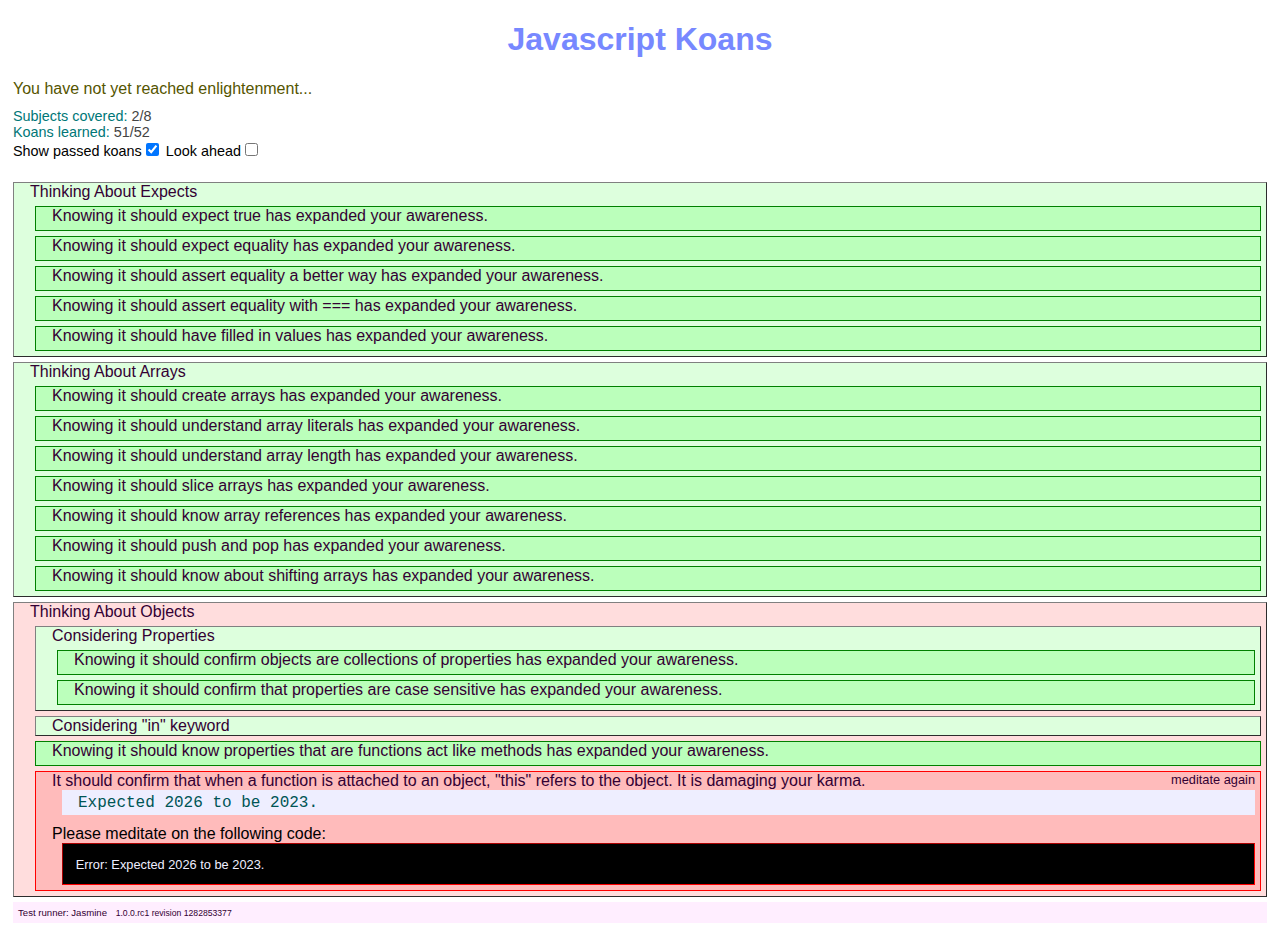
<file: Precourse/immersion-2023-08-javascript-koans/TestRunner.html>
<!DOCTYPE html>
<html>
<head>
  <title>Javascript Koans</title>
  <link rel="stylesheet" type="text/css" href="lib/jasmine/jskoans-jasmine.css">
  <script src="lib/jasmine/jasmine.js"></script>
  <script src="lib/jasmine/jasmine-html.js"></script>
  <script src="lib/jasmine/jskoans-jasmine-html.js"></script>

  <script src="lib/underscore.js"></script>

  <script src="lib/FILL_ME_IN.js"></script>

  <script src="src/AboutExpects.js"></script>
  <script src="src/AboutArrays.js"></script>
  <script src="src/AboutFunctions.js"></script>
  <script src="src/AboutObjects.js"></script>
  <script src="src/AboutMutability.js"></script>
  <script src="src/AboutHigherOrderFunctions.js"></script>
  <script src="src/AboutInheritance.js"></script>
  <script src="src/AboutApplyingWhatWeHaveLearnt.js"></script>
</head>

<body>
  <script>
    jasmine.getEnv().addReporter(new JsKoansReporter());
    jasmine.getEnv().execute();
    const passedTestHider = () => {
      document.getElementById("__jsKoans_showPassed__").click();
    };
    // setTimeout(passedTestHider, 100) // uncomment me in order to hide passed tests by default
  </script>
</body>
</html>
</file>
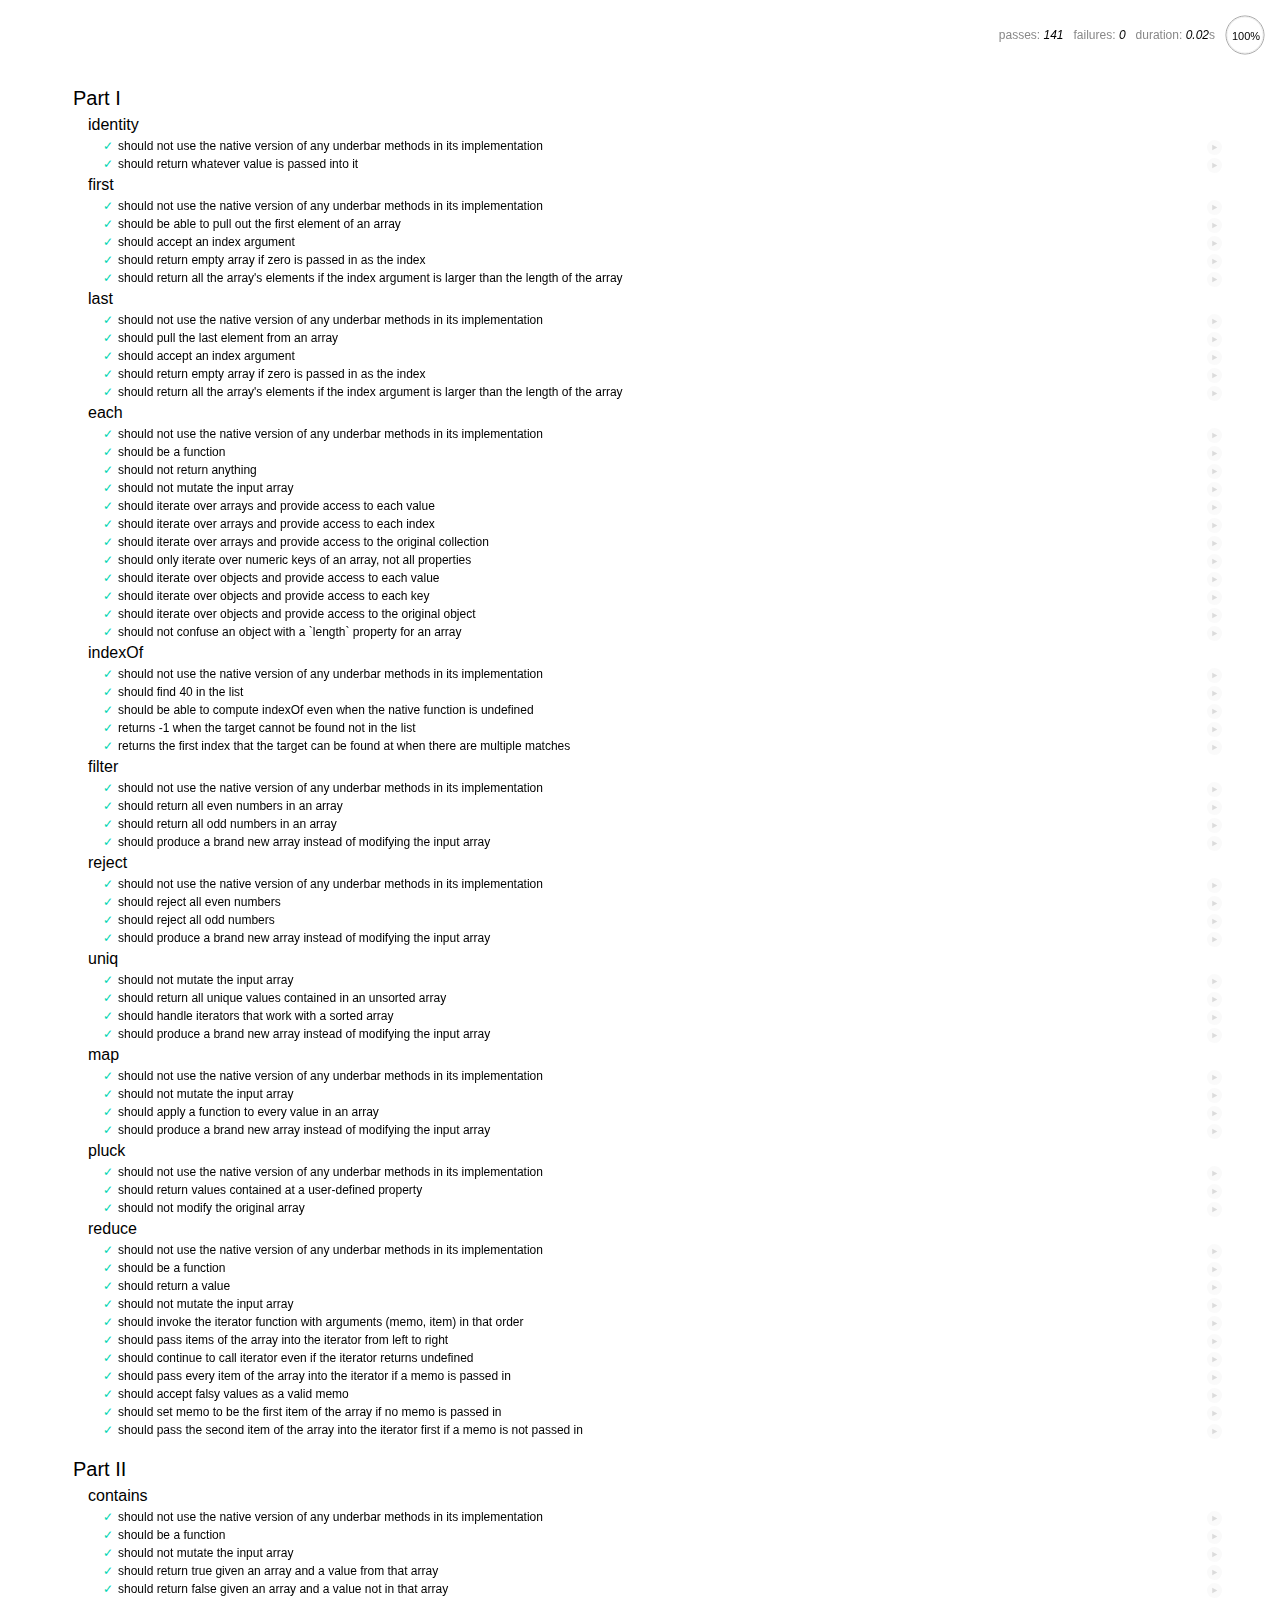
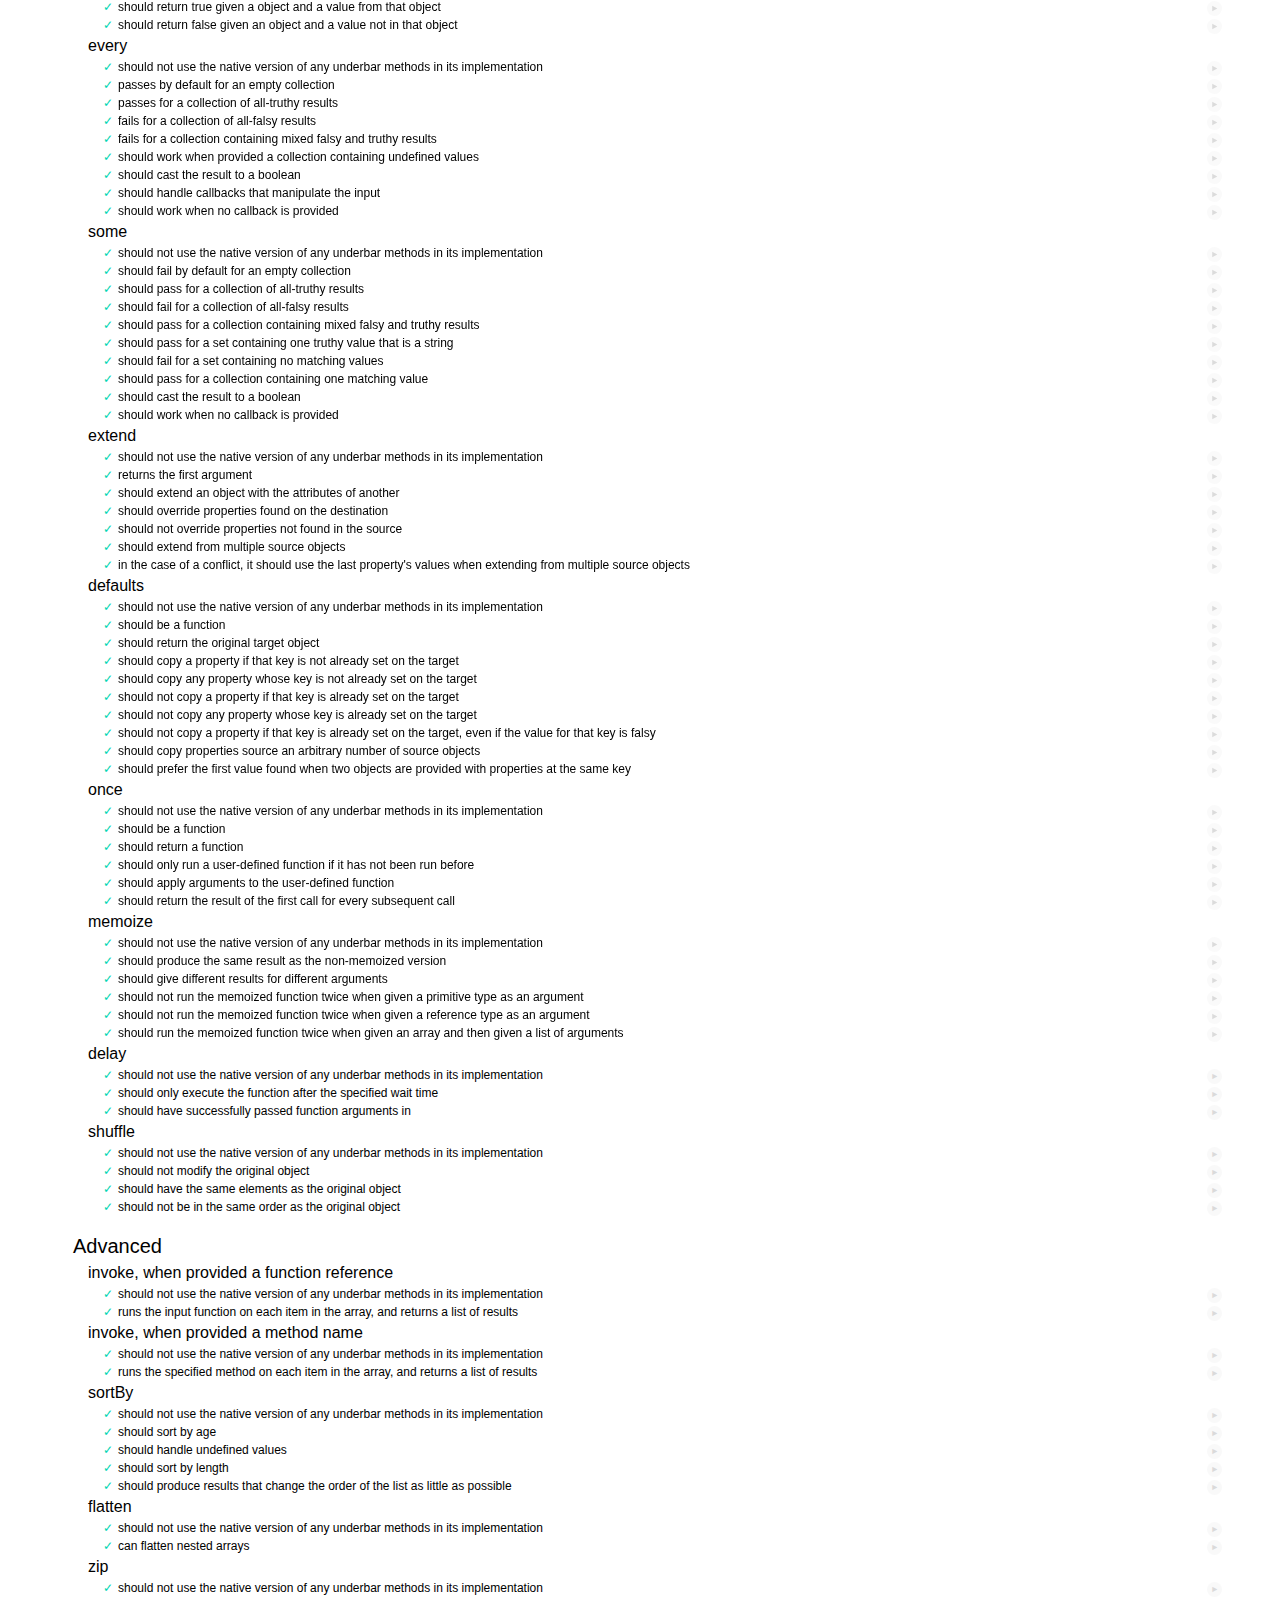
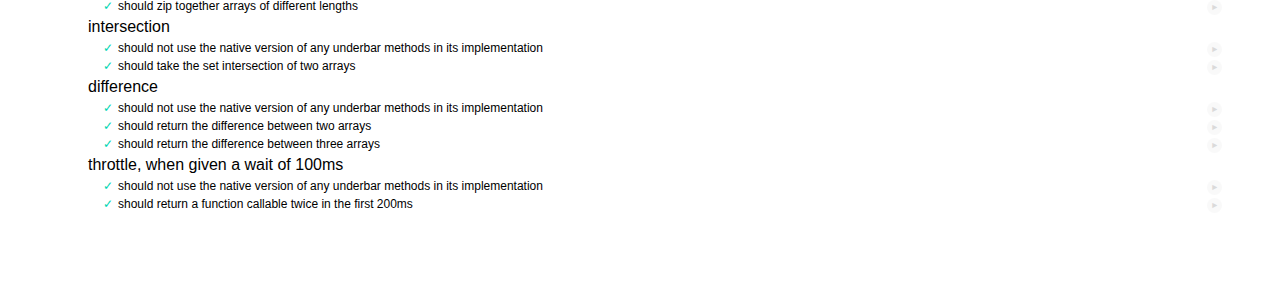
<file: Precourse/immersion-2023-08-underbar/TestRunner.html>
<!DOCTYPE html>
<html>
  <head>
    <title>Underbar Test Suite</title>
    <meta http-equiv="Content-Type" content="text/html; charset=UTF-8">
    <link rel="stylesheet" href="lib/css/mocha.css" />
    <script src="lib/chai.js"></script>
    <script src="lib/mocha.js"></script>
    <script src="lib/sinon.js"></script>
    <script src="lib/sinon-chai.js"></script>
    <script src="lib/testSupport.js"></script>

    <!-- Source files -->
    <script src="src/underbar.js"></script>
    <!-- End source files -->

    <!-- Test files -->
    <script>
      window.onload = () => mocha.run();
    </script>
    <script src="test/part1.js"></script>
    <script src="test/part2.js"></script>
    <script src="test/advanced.js"></script>
    <!-- End test files -->
  </head>
  <body>
    <div id="mocha"></div>
  </body>
</html>
</file>
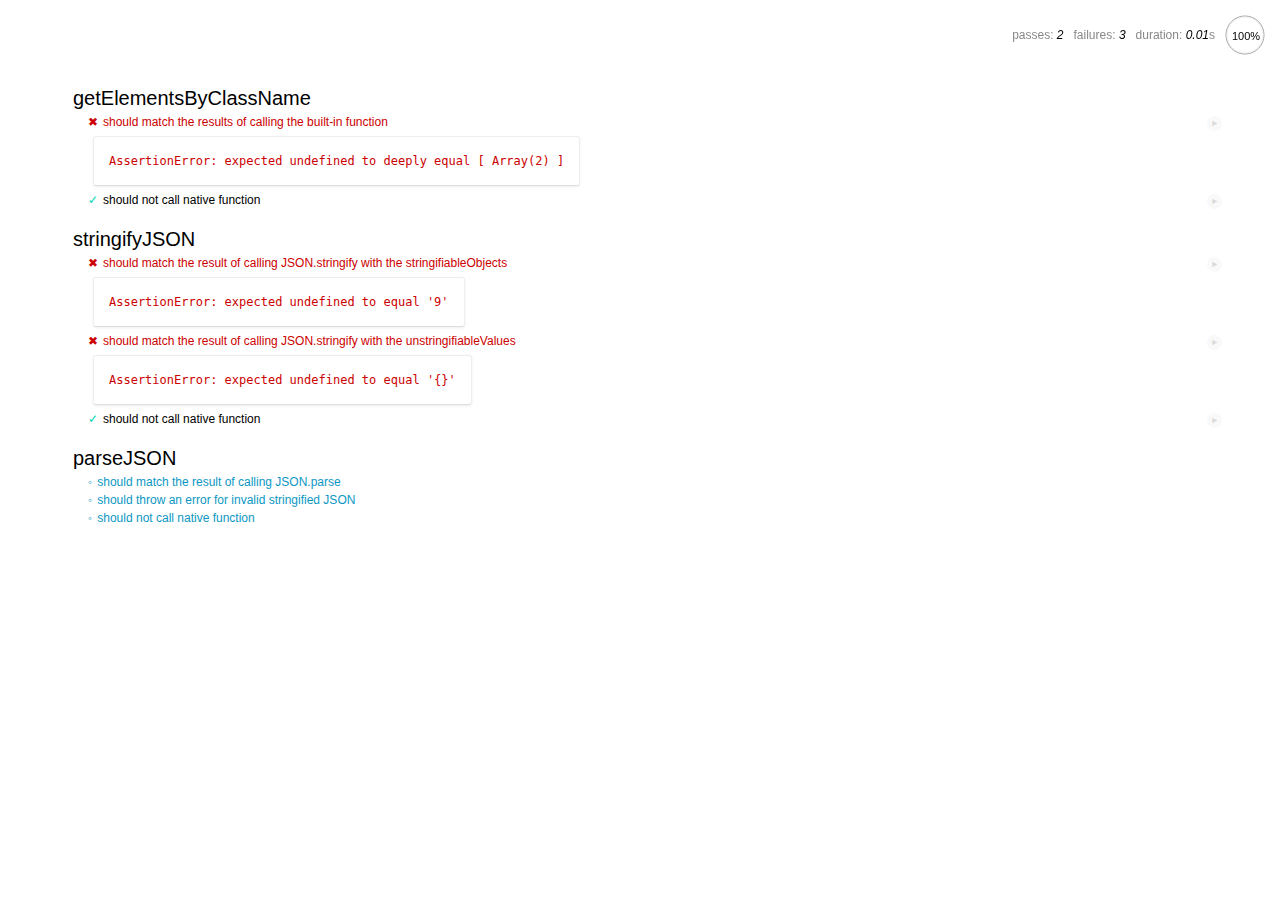
<file: Precourse/recursion/TestRunner.html>
<!DOCTYPE HTML>
<html>
  <head>
    <title>Mocha Test | Recursion</title>
    <link rel="stylesheet" href="lib/mocha/mocha.css">
    <!-- LIB -->
    <script src="lib/jquery.js"></script>
    <script src="lib/underscore.js"></script>
    <script src="lib/mocha/mocha.js"></script>
    <script src="lib/chai/chai.js"></script>
    <script src="lib/sinon/sinon.js"></script>
    <script src="lib/testSupport.js"></script>

    <!-- SOURCE -->
    <script src="src/getElementsByClassName.js"></script>
    <script src="src/stringifyJSON.js"></script>
    <script src="src/parseJSON.js"></script>

    <!-- TEST -->
    <script src="test/fixtures.js"></script>
    <script src="test/getElementsByClassName.test.js"></script>
    <script src="test/stringifyJSON.test.js"></script>
    <script src="test/parseJSON.test.js"></script>
  </head>
  <body>
    <div id="mocha"></div>
  </body>
</html>
</file>
<file: Precourse/immersion-2023-08-javascript-koans/lib/jasmine/jskoans-jasmine.css>
body {
  font-family: "Helvetica Neue Light", "Lucida Grande", "Calibri", "Arial", sans-serif;
}

h1 {
  text-align: center;
  font-weight: bold;
  color: #78f;
}

.jasmine_reporter a:visited, .jasmine_reporter a {
  color: #303; 
}

.jasmine_reporter a:hover, .jasmine_reporter a:active {
  color: blue; 
}

.run_spec_failed, .run_spec_skipped {
  float:right;
  padding-right: 5px;
  font-size: .8em;
  text-decoration: none;
}

.run_spec_passed {
  display: none;
}

.jasmine_reporter {
  margin: 0 5px;
}

.banner {
  color: #303;
  background-color: #fef;
  padding: 5px;
  font-size: 0.6em;
}

.logo {
}

.logo .version {
  font-size: 0.9em;
  padding-left: 1em;
}

.runner.running {
  background-color: yellow;
}

.options {
  padding-top: 0.5px;
}

.suite {
  border: 1px outset gray;
  margin: 5px 0;
  padding-left: 1em;
}

.suite .suite {
  margin: 5px; 
}

.suite.passed, .suite.passed-skipped {
  background-color: #dfd;
}

.suite.failed, .suite.failed-skipped {
  background-color: #fdd;
}

.spec {
  margin: 5px;
  padding-left: 1em;
  clear: both;
}

.spec.failed, .spec.passed, .spec.passed-skipped, .spec.failed-skipped {
  padding-bottom: 5px;
  border: 1px solid gray;
}

.spec.failed, .spec.failed-skipped {
  background-color: #fbb;
  border-color: red;
}

.spec.passed, .spec.passed-skipped {
  background-color: #bfb;
  border-color: green;
}

.messages {
  border-left: 1px;
}

.errorMessage {
  font-family: "Menlo", "Monaco", "Andale Mono", "Courier New", "Courier", sans-serif; 
  color: #055;
  white-space: pre;
  padding: .2em 1em;
  margin-left: 10px;
  margin-right: 5px;
  margin-bottom: 10px;
  background: #eef;
}

.meditate {
  padding-top: 1em;
}

.passed {
  background-color: #cfc;
  display: none;
}

.failed {
  background-color: #fbb;
  display: block;
}

.passed-skipped, .failed-skipped {
   display: none;
}   

.resultMessage span.result {
  display: block;
  line-height: 2em;
  color: black;
}

.resultMessage .mismatch {
  color: black;
}

.stackTrace {
  white-space: pre;
  font-size: .8em;
  margin-left: 10px;
  margin-right: 5px;
  max-height: 5em;
  overflow: auto;
  border: 1px inset red;
  padding: 1em;
  color: #eef;
  background: #000;
}

.finished-at {
  padding-left: 1em;
  font-size: .6em;
}

.show-skipped .passed-skipped {
  display: block;
}

.show-skipped .failed-skipped {
  display: block;
}

.show-passed .passed {
  display: block;
}
.show-failed .failed {
  display: block;
}

#jasmine_content {
  position:fixed;
  right: 100%;
}

.runner {
  border: 1px solid gray;
  display: block;
  margin: 5px 0;
  padding: 2px 0 2px 10px;
}

.progress {
}

.completion {
  font-size: .9em;
  padding-top: 10px;
}

.key {
  color: #077;
}

.value {
  color: #444;
}

.description {
  text-decoration: none;
}

.enlightenment-passed {
  color: #990;
  font-weight: bold;
}
.enlightenment-failed {
  color: #550;
}
</file>
<file: Precourse/immersion-2023-08-underbar/lib/css/mocha.css>
@charset "utf-8";

body {
  font: 20px/1.5 "Helvetica Neue", Helvetica, Arial, sans-serif;
  padding: 60px 50px;
}

#mocha ul, #mocha li {
  margin: 0;
  padding: 0;
}

#mocha ul {
  list-style: none;
}

#mocha h1, #mocha h2 {
  margin: 0;
}

#mocha h1 {
  margin-top: 15px;
  font-size: 1em;
  font-weight: 200;
}

#mocha h1 a {
  text-decoration: none;
  color: inherit;
}

#mocha h1 a:hover {
  text-decoration: underline;
}

#mocha .suite .suite h1 {
  margin-top: 0;
  font-size: .8em;
}

.hidden {
  display: none;
}

#mocha h2 {
  font-size: 12px;
  font-weight: normal;
  cursor: pointer;
}

#mocha .suite {
  margin-left: 15px;
}

#mocha .test {
  margin-left: 15px;
  overflow: hidden;
}

#mocha .test.pending:hover h2::after {
  content: '(pending)';
  font-family: arial;
}

#mocha .test.pass.medium .duration {
  background: #C09853;
}

#mocha .test.pass.slow .duration {
  background: #B94A48;
}

#mocha .test.pass::before {
  content: '✓';
  font-size: 12px;
  display: block;
  float: left;
  margin-right: 5px;
  color: #00d6b2;
}

#mocha .test.pass .duration {
  font-size: 9px;
  margin-left: 5px;
  padding: 2px 5px;
  color: white;
  -webkit-box-shadow: inset 0 1px 1px rgba(0,0,0,.2);
  -moz-box-shadow: inset 0 1px 1px rgba(0,0,0,.2);
  box-shadow: inset 0 1px 1px rgba(0,0,0,.2);
  -webkit-border-radius: 5px;
  -moz-border-radius: 5px;
  -ms-border-radius: 5px;
  -o-border-radius: 5px;
  border-radius: 5px;
}

#mocha .test.pass.fast .duration {
  display: none;
}

#mocha .test.pending {
  color: #0b97c4;
}

#mocha .test.pending::before {
  content: '◦';
  color: #0b97c4;
}

#mocha .test.fail {
  color: #c00;
}

#mocha .test.fail pre {
  color: black;
}

#mocha .test.fail::before {
  content: '✖';
  font-size: 12px;
  display: block;
  float: left;
  margin-right: 5px;
  color: #c00;
}

#mocha .test pre.error {
  color: #c00;
  max-height: 300px;
  overflow: auto;
}

#mocha .test pre {
  display: block;
  float: left;
  clear: left;
  font: 12px/1.5 monaco, monospace;
  margin: 5px;
  padding: 15px;
  border: 1px solid #eee;
  border-bottom-color: #ddd;
  -webkit-border-radius: 3px;
  -webkit-box-shadow: 0 1px 3px #eee;
  -moz-border-radius: 3px;
  -moz-box-shadow: 0 1px 3px #eee;
}

#mocha .test h2 {
  position: relative;
}

#mocha .test a.replay {
  position: absolute;
  top: 3px;
  right: 0;
  text-decoration: none;
  vertical-align: middle;
  display: block;
  width: 15px;
  height: 15px;
  line-height: 15px;
  text-align: center;
  background: #eee;
  font-size: 15px;
  -moz-border-radius: 15px;
  border-radius: 15px;
  -webkit-transition: opacity 200ms;
  -moz-transition: opacity 200ms;
  transition: opacity 200ms;
  opacity: 0.3;
  color: #888;
}

#mocha .test:hover a.replay {
  opacity: 1;
}

#mocha-report.pass .test.fail {
  display: none;
}

#mocha-report.fail .test.pass {
  display: none;
}

#mocha-error {
  color: #c00;
  font-size: 1.5  em;
  font-weight: 100;
  letter-spacing: 1px;
}

#mocha-stats {
  position: fixed;
  top: 15px;
  right: 10px;
  font-size: 12px;
  margin: 0;
  color: #888;
}

#mocha-stats .progress {
  float: right;
  padding-top: 0;
}

#mocha-stats em {
  color: black;
}

#mocha-stats a {
  text-decoration: none;
  color: inherit;
}

#mocha-stats a:hover {
  border-bottom: 1px solid #eee;
}

#mocha-stats li {
  display: inline-block;
  margin: 0 5px;
  list-style: none;
  padding-top: 11px;
}

code .comment { color: #ddd }
code .init { color: #2F6FAD }
code .string { color: #5890AD }
code .keyword { color: #8A6343 }
code .number { color: #2F6FAD }

@media screen and (max-device-width: 480px) {
  body {
    padding: 60px 0px;
  }

  #stats {
    position: absolute;
  }
}
</file>
<file: Precourse/recursion/lib/mocha/mocha.css>
@charset "utf-8";

body {
  font: 20px/1.5 "Helvetica Neue", Helvetica, Arial, sans-serif;
  padding: 60px 50px;
}

#mocha ul, #mocha li {
  margin: 0;
  padding: 0;
}

#mocha ul {
  list-style: none;
}

#mocha h1, #mocha h2 {
  margin: 0;
}

#mocha h1 {
  margin-top: 15px;
  font-size: 1em;
  font-weight: 200;
}

#mocha h1 a {
  text-decoration: none;
  color: inherit;
}

#mocha h1 a:hover {
  text-decoration: underline;
}

#mocha .suite .suite h1 {
  margin-top: 0;
  font-size: .8em;
}

.hidden {
  display: none;
}

#mocha h2 {
  font-size: 12px;
  font-weight: normal;
  cursor: pointer;
}

#mocha .suite {
  margin-left: 15px;
}

#mocha .test {
  margin-left: 15px;
  overflow: hidden;
}

#mocha .test.pending:hover h2::after {
  content: '(pending)';
  font-family: arial;
}

#mocha .test.pass.medium .duration {
  background: #C09853;
}

#mocha .test.pass.slow .duration {
  background: #B94A48;
}

#mocha .test.pass::before {
  content: '✓';
  font-size: 12px;
  display: block;
  float: left;
  margin-right: 5px;
  color: #00d6b2;
}

#mocha .test.pass .duration {
  font-size: 9px;
  margin-left: 5px;
  padding: 2px 5px;
  color: white;
  -webkit-box-shadow: inset 0 1px 1px rgba(0,0,0,.2);
  -moz-box-shadow: inset 0 1px 1px rgba(0,0,0,.2);
  box-shadow: inset 0 1px 1px rgba(0,0,0,.2);
  -webkit-border-radius: 5px;
  -moz-border-radius: 5px;
  -ms-border-radius: 5px;
  -o-border-radius: 5px;
  border-radius: 5px;
}

#mocha .test.pass.fast .duration {
  display: none;
}

#mocha .test.pending {
  color: #0b97c4;
}

#mocha .test.pending::before {
  content: '◦';
  color: #0b97c4;
}

#mocha .test.fail {
  color: #c00;
}

#mocha .test.fail pre {
  color: black;
}

#mocha .test.fail::before {
  content: '✖';
  font-size: 12px;
  display: block;
  float: left;
  margin-right: 5px;
  color: #c00;
}

#mocha .test pre.error {
  color: #c00;
  max-height: 300px;
  overflow: auto;
}

#mocha .test pre {
  display: block;
  float: left;
  clear: left;
  font: 12px/1.5 monaco, monospace;
  margin: 5px;
  padding: 15px;
  border: 1px solid #eee;
  border-bottom-color: #ddd;
  -webkit-border-radius: 3px;
  -webkit-box-shadow: 0 1px 3px #eee;
  -moz-border-radius: 3px;
  -moz-box-shadow: 0 1px 3px #eee;
}

#mocha .test h2 {
  position: relative;
}

#mocha .test a.replay {
  position: absolute;
  top: 3px;
  right: 0;
  text-decoration: none;
  vertical-align: middle;
  display: block;
  width: 15px;
  height: 15px;
  line-height: 15px;
  text-align: center;
  background: #eee;
  font-size: 15px;
  -moz-border-radius: 15px;
  border-radius: 15px;
  -webkit-transition: opacity 200ms;
  -moz-transition: opacity 200ms;
  transition: opacity 200ms;
  opacity: 0.3;
  color: #888;
}

#mocha .test:hover a.replay {
  opacity: 1;
}

#mocha-report.pass .test.fail {
  display: none;
}

#mocha-report.fail .test.pass {
  display: none;
}

#mocha-error {
  color: #c00;
  font-size: 1.5  em;
  font-weight: 100;
  letter-spacing: 1px;
}

#mocha-stats {
  position: fixed;
  top: 15px;
  right: 10px;
  font-size: 12px;
  margin: 0;
  color: #888;
}

#mocha-stats .progress {
  float: right;
  padding-top: 0;
}

#mocha-stats em {
  color: black;
}

#mocha-stats a {
  text-decoration: none;
  color: inherit;
}

#mocha-stats a:hover {
  border-bottom: 1px solid #eee;
}

#mocha-stats li {
  display: inline-block;
  margin: 0 5px;
  list-style: none;
  padding-top: 11px;
}

#mocha-stats canvas {
  width: 40px;
  height: 40px;
}

code .comment { color: #ddd }
code .init { color: #2F6FAD }
code .string { color: #5890AD }
code .keyword { color: #8A6343 }
code .number { color: #2F6FAD }

@media screen and (max-device-width: 480px) {
  body {
    padding: 60px 0px;
  }

  #stats {
    position: absolute;
  }
}
</file>
